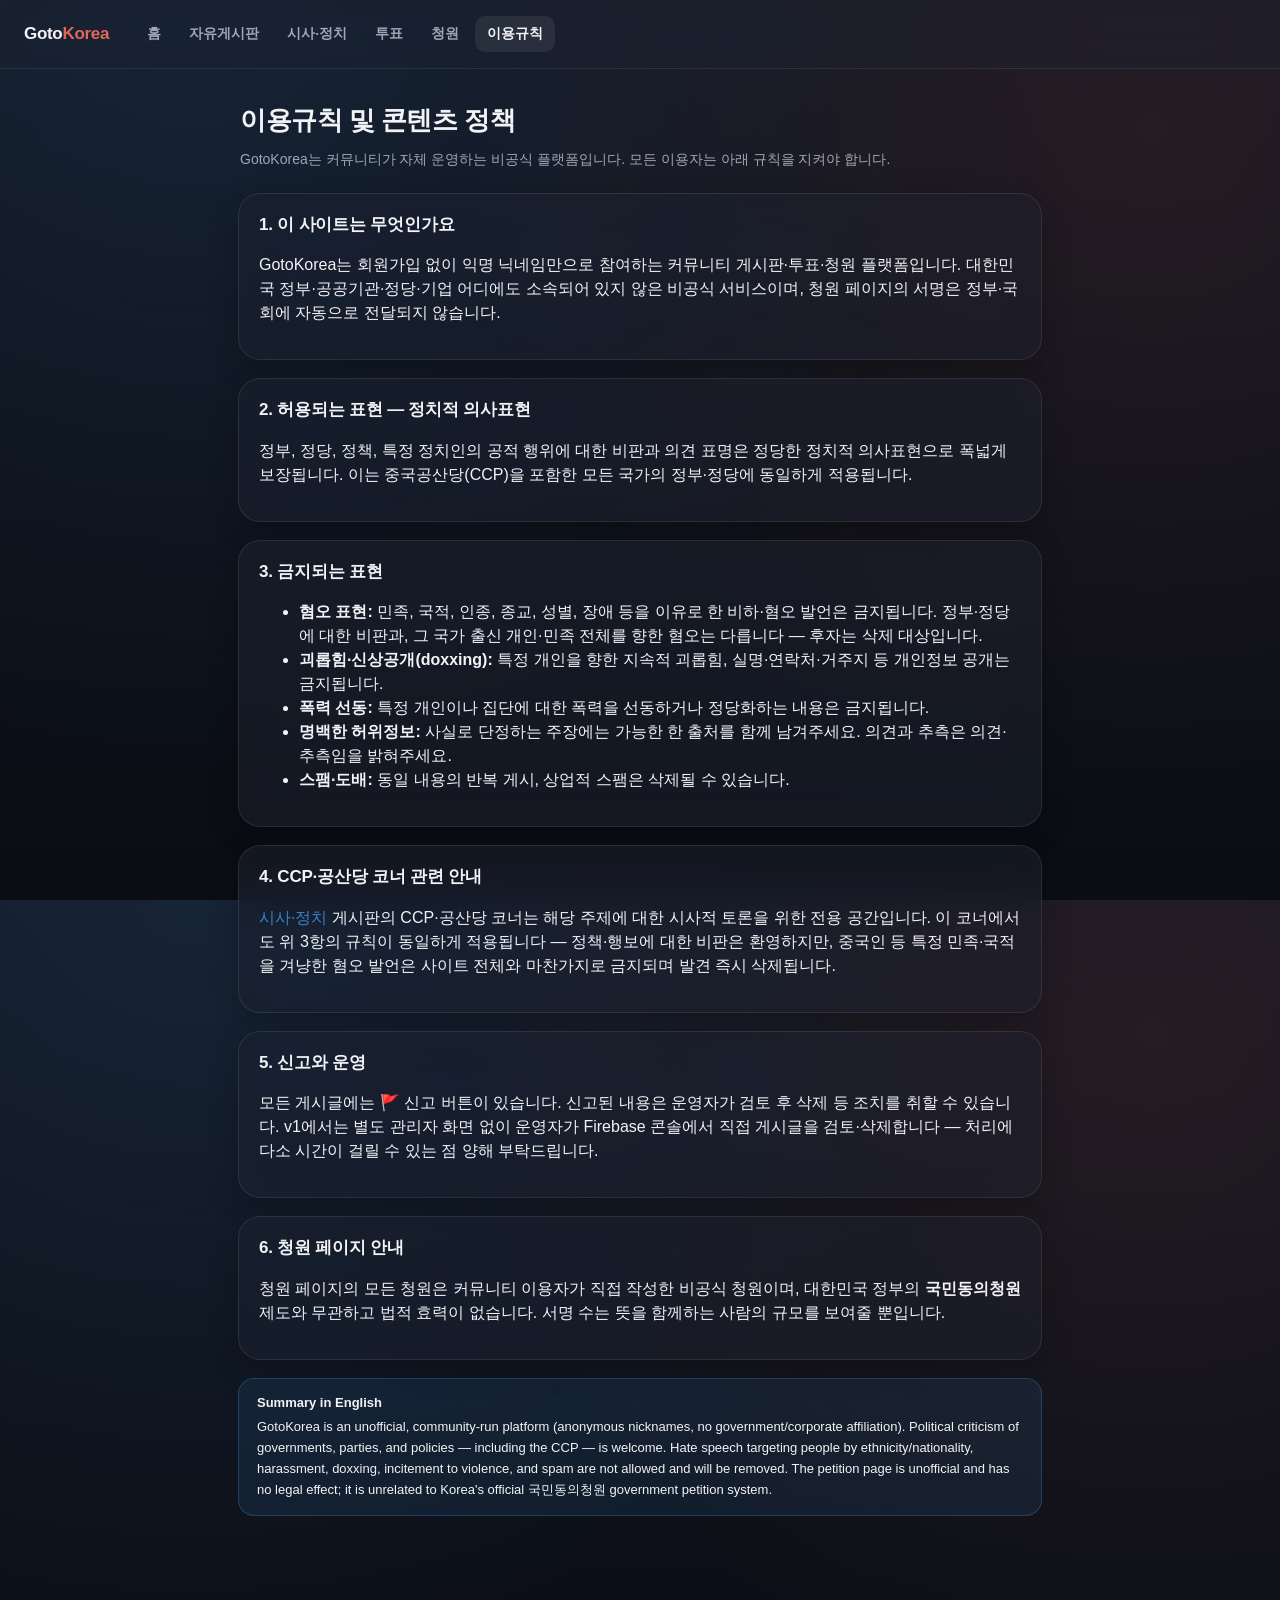
<file: guidelines.html>
<!DOCTYPE html>
<html lang="ko">
<head>
<meta charset="UTF-8">
<meta name="viewport" content="width=device-width, initial-scale=1.0">
<title>이용규칙 — GotoKorea</title>
<meta name="description" content="GotoKorea 이용규칙 및 콘텐츠 정책. 정치적 의사표현은 보장하되 혐오 발언·괴롭힘·허위정보는 금지합니다.">
<link rel="stylesheet" href="style.css">
</head>
<body>

<header class="topbar">
  <div class="brand">Goto<span>Korea</span></div>
  <button class="menu-btn" id="menuBtn">☰</button>
  <nav id="topNav">
    <a href="index.html">홈</a>
    <a href="board.html">자유게시판</a>
    <a href="issues.html">시사·정치</a>
    <a href="vote.html">투표</a>
    <a href="petition.html">청원</a>
    <a href="guidelines.html" class="active">이용규칙</a>
  </nav>
  <div class="topbar-spacer"></div>
</header>

<div class="page">
  <div class="hero">
    <h1>이용규칙 및 콘텐츠 정책</h1>
    <p>GotoKorea는 커뮤니티가 자체 운영하는 비공식 플랫폼입니다. 모든 이용자는 아래 규칙을 지켜야 합니다.</p>
  </div>

  <div class="glass card">
    <h2>1. 이 사이트는 무엇인가요</h2>
    <p>GotoKorea는 회원가입 없이 익명 닉네임만으로 참여하는 커뮤니티 게시판·투표·청원 플랫폼입니다. 대한민국 정부·공공기관·정당·기업 어디에도 소속되어 있지 않은 비공식 서비스이며, 청원 페이지의 서명은 정부·국회에 자동으로 전달되지 않습니다.</p>
  </div>

  <div class="glass card">
    <h2>2. 허용되는 표현 — 정치적 의사표현</h2>
    <p>정부, 정당, 정책, 특정 정치인의 공적 행위에 대한 비판과 의견 표명은 정당한 정치적 의사표현으로 폭넓게 보장됩니다. 이는 중국공산당(CCP)을 포함한 모든 국가의 정부·정당에 동일하게 적용됩니다.</p>
  </div>

  <div class="glass card">
    <h2>3. 금지되는 표현</h2>
    <ul>
      <li><strong>혐오 표현:</strong> 민족, 국적, 인종, 종교, 성별, 장애 등을 이유로 한 비하·혐오 발언은 금지됩니다. 정부·정당에 대한 비판과, 그 국가 출신 개인·민족 전체를 향한 혐오는 다릅니다 — 후자는 삭제 대상입니다.</li>
      <li><strong>괴롭힘·신상공개(doxxing):</strong> 특정 개인을 향한 지속적 괴롭힘, 실명·연락처·거주지 등 개인정보 공개는 금지됩니다.</li>
      <li><strong>폭력 선동:</strong> 특정 개인이나 집단에 대한 폭력을 선동하거나 정당화하는 내용은 금지됩니다.</li>
      <li><strong>명백한 허위정보:</strong> 사실로 단정하는 주장에는 가능한 한 출처를 함께 남겨주세요. 의견과 추측은 의견·추측임을 밝혀주세요.</li>
      <li><strong>스팸·도배:</strong> 동일 내용의 반복 게시, 상업적 스팸은 삭제될 수 있습니다.</li>
    </ul>
  </div>

  <div class="glass card">
    <h2>4. CCP·공산당 코너 관련 안내</h2>
    <p><a href="issues.html">시사·정치</a> 게시판의 CCP·공산당 코너는 해당 주제에 대한 시사적 토론을 위한 전용 공간입니다. 이 코너에서도 위 3항의 규칙이 동일하게 적용됩니다 — 정책·행보에 대한 비판은 환영하지만, 중국인 등 특정 민족·국적을 겨냥한 혐오 발언은 사이트 전체와 마찬가지로 금지되며 발견 즉시 삭제됩니다.</p>
  </div>

  <div class="glass card">
    <h2>5. 신고와 운영</h2>
    <p>모든 게시글에는 🚩 신고 버튼이 있습니다. 신고된 내용은 운영자가 검토 후 삭제 등 조치를 취할 수 있습니다. v1에서는 별도 관리자 화면 없이 운영자가 Firebase 콘솔에서 직접 게시글을 검토·삭제합니다 — 처리에 다소 시간이 걸릴 수 있는 점 양해 부탁드립니다.</p>
  </div>

  <div class="glass card">
    <h2>6. 청원 페이지 안내</h2>
    <p>청원 페이지의 모든 청원은 커뮤니티 이용자가 직접 작성한 비공식 청원이며, 대한민국 정부의 <strong>국민동의청원</strong> 제도와 무관하고 법적 효력이 없습니다. 서명 수는 뜻을 함께하는 사람의 규모를 보여줄 뿐입니다.</p>
  </div>

  <div class="banner info">
    <strong>Summary in English</strong>
    GotoKorea is an unofficial, community-run platform (anonymous nicknames, no
    government/corporate affiliation). Political criticism of governments,
    parties, and policies — including the CCP — is welcome. Hate speech
    targeting people by ethnicity/nationality, harassment, doxxing, incitement
    to violence, and spam are not allowed and will be removed. The petition
    page is unofficial and has no legal effect; it is unrelated to Korea's
    official 국민동의청원 government petition system.
  </div>
</div>

<footer class="site-footer">
  GotoKorea는 커뮤니티가 자체 운영하는 비공식 플랫폼이며 대한민국 정부·공공기관과 무관합니다.
</footer>

<script src="common.js"></script>
</body>
</html>
</file>
<file: style.css>
/* ============ Tokens ============
   Civic palette — trust blue, action red-orange, neutral slate.
   Deliberately distinct from mindcareapp's therapeutic peach/lavender set. */
:root{
  --bg-0:#0A0D14;
  --bg-1:#11151F;
  --glass-fill: rgba(30,34,44,0.55);
  --glass-fill-strong: rgba(30,34,44,0.8);
  --glass-border: rgba(255,255,255,0.09);
  --glass-border-hi: rgba(255,255,255,0.18);
  --text-0:#F2F3F6;
  --text-1:#A0A6B4;
  --text-2:#6E7482;

  --accent-primary:#3B82C4;
  --accent-action:#E0685A;
  --accent-neutral:#8B93A6;
  --accent-good:#3FBF88;
  --accent-danger:#E5484D;

  --radius-lg:22px;
  --radius-md:16px;
  --radius-sm:10px;

  --ease: cubic-bezier(.25,.8,.25,1);
  --dur:.3s;
}

body.light{
  --bg-0:#EEF1F6;
  --bg-1:#F7F9FC;
  --glass-fill: rgba(255,255,255,0.6);
  --glass-fill-strong: rgba(255,255,255,0.85);
  --glass-border: rgba(20,30,50,0.08);
  --glass-border-hi: rgba(20,30,50,0.14);
  --text-0:#161A22;
  --text-1:#5B6270;
  --text-2:#868D9B;
}

*{ box-sizing:border-box; -webkit-tap-highlight-color:transparent; }
html,body{ height:100%; }
body{
  margin:0;
  font-family:-apple-system, BlinkMacSystemFont, "SF Pro Text", "Segoe UI", "Malgun Gothic", "Apple SD Gothic Neo", sans-serif;
  background:
    radial-gradient(circle at 15% 0%, rgba(59,130,196,0.14), transparent 55%),
    radial-gradient(circle at 90% 15%, rgba(224,104,90,0.10), transparent 50%),
    linear-gradient(180deg, var(--bg-1), var(--bg-0));
  color:var(--text-0);
  min-height:100vh;
  line-height:1.5;
  transition: background var(--dur) var(--ease), color var(--dur) var(--ease);
}

a{ color:var(--accent-primary); text-decoration:none; }
a:hover{ text-decoration:underline; }

/* ============ Header / Nav ============ */
.topbar{
  display:flex; align-items:center; gap:18px; padding:16px 24px;
  position:sticky; top:0; z-index:40;
  background: var(--glass-fill); backdrop-filter: blur(24px) saturate(150%);
  -webkit-backdrop-filter: blur(24px) saturate(150%);
  border-bottom:1px solid var(--glass-border);
}
.topbar .brand{ font-weight:800; font-size:17px; letter-spacing:-0.3px; }
.topbar .brand span{ color:var(--accent-action); }
.topbar nav{ display:flex; gap:4px; margin-left:8px; flex-wrap:wrap; }
.topbar nav a{
  color:var(--text-1); font-size:13.5px; font-weight:600; padding:8px 12px;
  border-radius:var(--radius-sm); transition: background .2s var(--ease), color .2s var(--ease);
}
.topbar nav a:hover, .topbar nav a.active{ background:rgba(255,255,255,0.07); color:var(--text-0); text-decoration:none; }
.topbar-spacer{ flex:1; }
.menu-btn{ display:none; background:none; border:none; color:var(--text-0); font-size:20px; cursor:pointer; }

.lang-switch{ display:flex; gap:3px; background:rgba(255,255,255,0.05); border:1px solid var(--glass-border); border-radius:999px; padding:3px; }
.lang-switch button{
  padding:6px 12px; border:none; border-radius:999px; background:transparent;
  color:var(--text-1); font-size:11.5px; font-weight:700; cursor:pointer;
  transition: background .2s var(--ease), color .2s var(--ease);
}
.lang-switch button.active{ background:linear-gradient(135deg, var(--accent-primary), var(--accent-action)); color:#fff; }

/* ============ Wide section (breaks out of the narrow .page column) ============ */
.wide-page{ max-width:1300px; width:100%; margin:0 auto; padding:0 18px; }

/* ============ Featured accounts panel ============ */
.accounts-group{ margin-bottom:18px; }
.accounts-group:last-child{ margin-bottom:0; }
.accounts-group-label{ font-size:12px; font-weight:700; color:var(--text-1); text-transform:uppercase; letter-spacing:.04em; margin-bottom:10px; }
.x-timeline-row{ display:grid; grid-template-columns:repeat(auto-fit, minmax(300px, 1fr)); gap:14px; }
.x-timeline-card{ border-radius:var(--radius-md); overflow:hidden; background:rgba(255,255,255,0.03); border:1px solid var(--glass-border); }

/* ============ Share row ============ */
.share-row{ display:flex; gap:10px; flex-wrap:wrap; margin-top:14px; }

/* ============ Ad slot ============
   Hidden until ads.js confirms a real AdSense client ID is configured —
   see ads-config.js.example / SETUP.md. */
.ad-slot{ display:none; min-height:90px; border-radius:var(--radius-md); overflow:hidden; }
.ad-slot::before{ content:"광고"; display:block; font-size:10px; color:var(--text-2); text-align:center; padding:2px 0; }

@media (max-width:820px){
  .topbar nav{ display:none; flex-direction:column; width:100%; margin-top:10px; }
  .topbar nav.open{ display:flex; }
  .topbar{ flex-wrap:wrap; }
  .menu-btn{ display:block; margin-left:auto; }
}

/* ============ Layout ============ */
.page{ max-width:840px; width:100%; margin:0 auto; padding:24px 18px 60px; display:flex; flex-direction:column; gap:18px; }

.hero{ padding:8px 2px 4px; }
.hero h1{ margin:0 0 8px; font-size:26px; font-weight:800; letter-spacing:-0.5px; }
.hero p{ margin:0; color:var(--text-1); font-size:14px; line-height:1.6; }

/* ============ Glass Card ============ */
.glass{
  background: var(--glass-fill); border:1px solid var(--glass-border);
  backdrop-filter: blur(20px) saturate(150%); -webkit-backdrop-filter: blur(20px) saturate(150%);
  border-radius: var(--radius-lg); box-shadow: 0 8px 28px rgba(0,0,0,0.22);
}
.card{ padding:18px 20px; }
.card h2, .card h3{ margin:0 0 12px; font-weight:700; letter-spacing:-0.2px; }
.card h2{ font-size:17px; }
.card h3{ font-size:14.5px; }

/* ============ Banner ============ */
.banner{
  padding:14px 18px; border-radius:var(--radius-md); font-size:13px; line-height:1.6;
  background: rgba(224,104,90,0.12); border:1px solid rgba(224,104,90,0.35); color:var(--text-0);
}
.banner.info{ background: rgba(59,130,196,0.12); border-color: rgba(59,130,196,0.35); }
.banner strong{ display:block; margin-bottom:4px; }

/* ============ Category filter pills ============ */
.filter-pills{ display:flex; gap:8px; flex-wrap:wrap; }
.filter-pills button{
  padding:8px 14px; border-radius:999px; border:1px solid var(--glass-border);
  background:rgba(255,255,255,0.05); color:var(--text-1); font-size:12.5px; font-weight:600; cursor:pointer;
  transition: all .2s var(--ease);
}
.filter-pills button.active{ background:linear-gradient(135deg, var(--accent-primary), var(--accent-action)); color:#fff; border-color:transparent; }

/* ============ Forms ============ */
input[type=text], textarea, select{
  width:100%; padding:11px 13px; border-radius:var(--radius-sm);
  background:rgba(255,255,255,0.05); border:1px solid var(--glass-border);
  color:var(--text-0); font-size:14px; font-family:inherit; outline:none;
  transition: border-color .2s var(--ease), background .2s var(--ease);
}
input:focus, textarea:focus, select:focus{ border-color: var(--accent-primary); background:rgba(255,255,255,0.08); }
textarea{ resize:vertical; }
.form-col{ display:flex; flex-direction:column; gap:8px; }
.form-col label{ font-size:12.5px; color:var(--text-1); }
.char-count{ font-size:11px; color:var(--text-2); text-align:right; }

.btn{
  padding:11px 18px; border-radius:var(--radius-sm); border:none;
  background: linear-gradient(135deg, var(--accent-primary), var(--accent-action));
  color:#fff; font-size:13.5px; font-weight:700; cursor:pointer;
  transition: transform .15s var(--ease), filter .2s var(--ease);
}
.btn:hover{ filter:brightness(1.08); }
.btn:active{ transform:scale(.97); }
.btn:disabled{ opacity:.5; cursor:not-allowed; }
.btn.ghost{ background:rgba(255,255,255,0.06); border:1px solid var(--glass-border); color:var(--text-0); }
.btn.small{ padding:7px 12px; font-size:12px; }
.btn.danger{ background:linear-gradient(135deg, var(--accent-danger), #B23037); }

/* ============ Post / list items ============
   Card layout borrows the "scannable row" pattern common to Reddit /
   Hacker News style political-discussion feeds: bold title first,
   muted single-line excerpt, author left / relative-time right. */
.post-list{ list-style:none; margin:0; padding:0; display:flex; flex-direction:column; gap:8px; }
.post-item{
  padding:14px 16px; border-radius:var(--radius-md);
  background:rgba(255,255,255,0.04); border:1px solid var(--glass-border);
  border-left:2px solid transparent;
  display:flex; flex-direction:column; gap:5px; cursor:pointer;
  transition: background .2s var(--ease), transform .15s var(--ease), border-color .2s var(--ease);
}
.post-item:hover{ background:rgba(255,255,255,0.07); transform:translateY(-1px); border-left-color:var(--accent-primary); }
.post-item .title{ font-size:15px; font-weight:700; line-height:1.4; }
.post-item .excerpt{ font-size:13px; color:var(--text-1); line-height:1.5; overflow:hidden; text-overflow:ellipsis; white-space:nowrap; }
.post-item .meta{ font-size:11.5px; color:var(--text-2); display:flex; justify-content:space-between; gap:10px; margin-top:2px; }
.post-item .meta .category-badge{ color:var(--accent-primary); font-weight:700; }
.empty-state{ text-align:center; color:var(--text-2); font-size:13px; padding:26px 0; }

.post-detail .title{ font-size:19px; font-weight:800; margin:0 0 6px; }
.post-detail .meta{ font-size:12px; color:var(--text-2); margin-bottom:14px; }
.post-detail .body{ font-size:14.5px; line-height:1.7; white-space:pre-wrap; }

.comment-list{ list-style:none; margin:0; padding:0; display:flex; flex-direction:column; gap:10px; }
.comment-item{ padding:10px 14px; border-radius:var(--radius-sm); background:rgba(255,255,255,0.04); border:1px solid var(--glass-border); font-size:13px; }
.comment-item .meta{ font-size:11px; color:var(--text-2); margin-bottom:4px; }

.action-row{ display:flex; gap:8px; align-items:center; }
.report-link{ font-size:11.5px; color:var(--text-2); cursor:pointer; background:none; border:none; text-decoration:underline; }

/* ============ Poll ============ */
.poll-option{ display:flex; align-items:center; gap:10px; padding:10px 0; }
.poll-option label{ flex:1; font-size:13.5px; cursor:pointer; }
.poll-result-bar{ height:10px; border-radius:6px; background:rgba(255,255,255,0.08); overflow:hidden; margin-top:4px; }
.poll-result-fill{ height:100%; background:linear-gradient(90deg, var(--accent-primary), var(--accent-action)); border-radius:6px; }
.poll-result-label{ display:flex; justify-content:space-between; font-size:12px; color:var(--text-1); margin-top:2px; }

/* ============ Petition progress ============ */
.petition-progress{ height:14px; border-radius:8px; background:rgba(255,255,255,0.08); overflow:hidden; }
.petition-progress-fill{ height:100%; background:linear-gradient(90deg, var(--accent-good), var(--accent-primary)); }
.petition-count{ font-size:22px; font-weight:800; margin-top:8px; }
.petition-count span{ font-size:13px; font-weight:500; color:var(--text-1); }

/* ============ Toast ============ */
.toast{
  position:fixed; bottom:24px; left:50%; transform:translateX(-50%) translateY(20px);
  background:var(--glass-fill-strong); backdrop-filter:blur(20px);
  border:1px solid var(--glass-border-hi); color:var(--text-0);
  padding:12px 20px; border-radius:14px; font-size:13.5px;
  opacity:0; pointer-events:none; transition: all .3s var(--ease); z-index:200;
}
.toast.show{ opacity:1; transform:translateX(-50%) translateY(0); }

/* ============ Footer ============ */
footer.site-footer{
  max-width:840px; margin:20px auto 40px; padding:0 18px; font-size:11.5px; color:var(--text-2); line-height:1.7;
}
footer.site-footer a{ color:var(--text-2); text-decoration:underline; }
</file>
